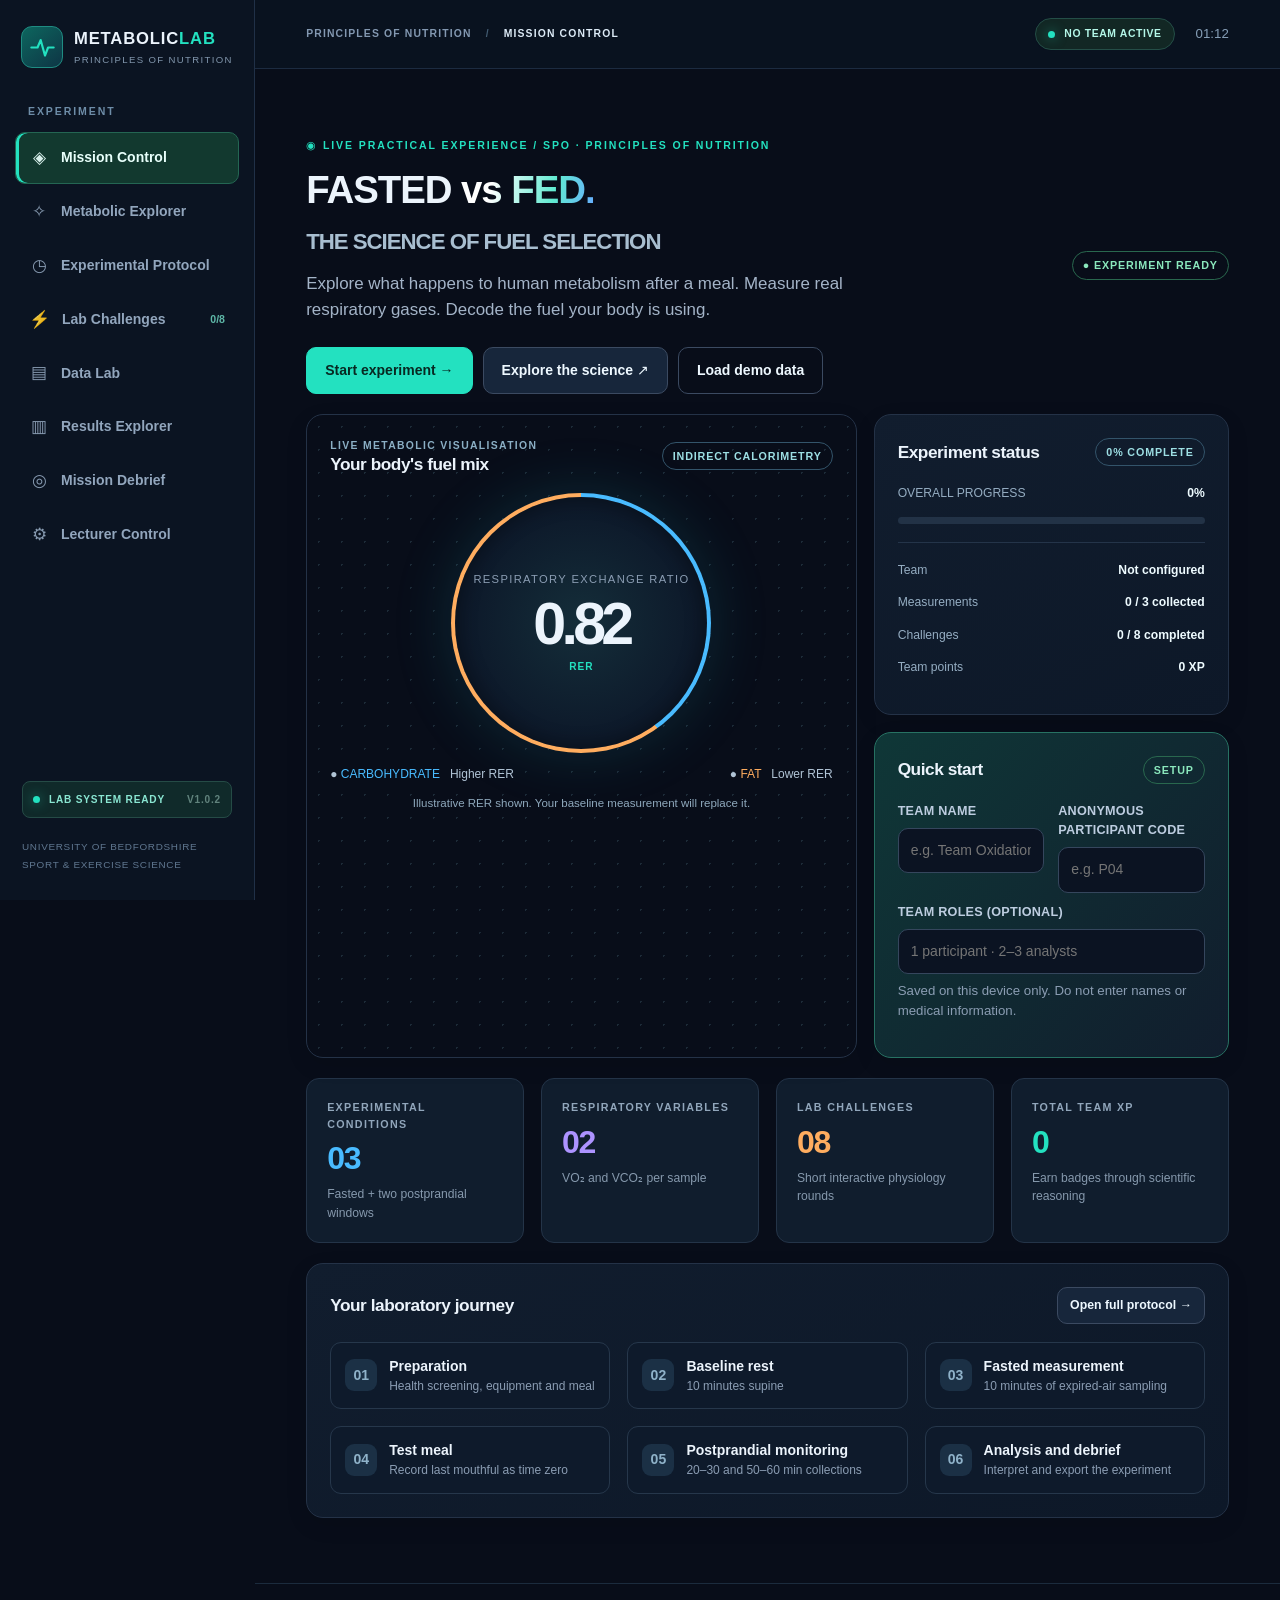
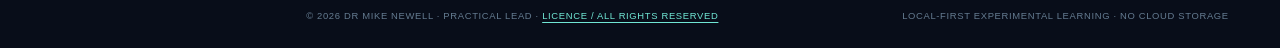
<file: index.html>
<!doctype html>
<html lang="en-GB">
<head>
<meta charset="utf-8"><meta name="viewport" content="width=device-width,initial-scale=1"><meta name="theme-color" content="#080e1b">
<meta name="description" content="The Metabolic Lab: interactive fasted and postprandial substrate oxidation practical for sport science students.">
<title>The Metabolic Lab | Fasted vs Fed</title>
<link rel="icon" href="favicon.svg" type="image/svg+xml"><link rel="manifest" href="manifest.webmanifest">
<link rel="stylesheet" href="styles.css"><script type="module" src="app.js"></script>
</head>
<body>
<div class="app-shell">
 <aside class="sidebar" id="sidebar" aria-label="Primary navigation">
  <div class="brand"><div class="brand-icon"><svg viewBox="0 0 50 50" aria-hidden="true"><path d="M7 25h10l5-12 7 25 5-13h9" fill="none" stroke="currentColor" stroke-width="3.5" stroke-linecap="round" stroke-linejoin="round"/></svg></div><div><span class="brand-name">METABOLIC<span class="brand-highlight">LAB</span></span><span class="brand-sub">PRINCIPLES OF NUTRITION</span></div></div>
  <div class="side-label">EXPERIMENT</div><nav id="navigation"></nav>
  <div class="side-bottom"><div class="side-live"><span class="live-dot"></span> LAB SYSTEM READY <span class="version">V1.0.2</span></div><div class="side-foot">UNIVERSITY OF BEDFORDSHIRE<br>SPORT &amp; EXERCISE SCIENCE</div></div>
 </aside>
 <main class="main"><header class="topbar"><button id="mobile-nav" aria-label="Toggle navigation" class="icon-button mobile-toggle">☰</button><div class="crumb"><span>PRINCIPLES OF NUTRITION</span><span class="crumb-sep">/</span><span id="current-section">MISSION CONTROL</span></div><div class="top-actions"><div class="session-chip"><span class="chip-orb"></span><span id="team-indicator">NO TEAM ACTIVE</span></div><span class="clock" id="clock-now">--:--</span></div></header><div id="page" class="page"></div><footer class="footer"><span>© 2026 DR MIKE NEWELL · PRACTICAL LEAD · <a href="licence.html" style="color:#70e6d4;text-decoration:underline;text-underline-offset:3px">LICENCE / ALL RIGHTS RESERVED</a></span><span>LOCAL-FIRST EXPERIMENTAL LEARNING · NO CLOUD STORAGE</span></footer></main>
</div>
<div id="toast" role="status" aria-live="polite"></div>
<div id="modal-root"></div>
</body></html>
</file>
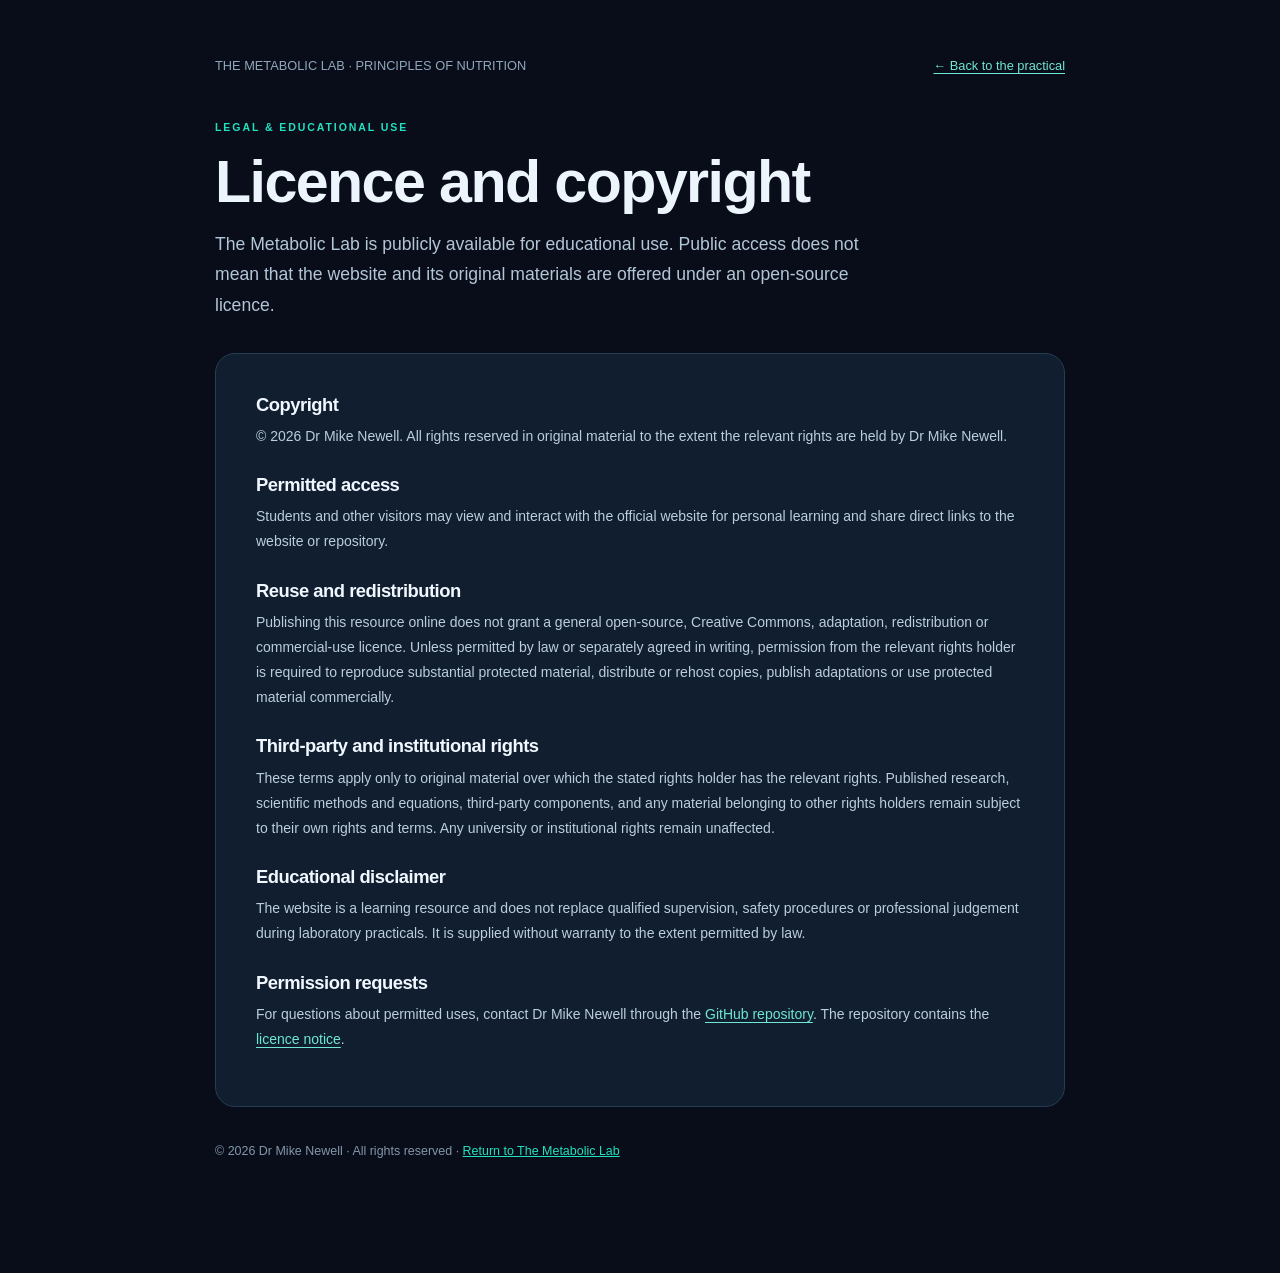
<file: licence.html>
<!doctype html>
<html lang="en-GB">
<head>
<meta charset="utf-8">
<meta name="viewport" content="width=device-width, initial-scale=1">
<meta name="theme-color" content="#080e1b">
<meta name="description" content="Copyright and licensing information for The Metabolic Lab, Principles of Nutrition.">
<title>Licence | The Metabolic Lab</title>
<link rel="icon" type="image/svg+xml" href="favicon.svg">
<link rel="stylesheet" href="styles.css">
<style>
.licence-wrap{width:min(850px,calc(100% - 40px));margin:0 auto;padding:56px 0 100px}
.licence-nav{display:flex;justify-content:space-between;align-items:center;gap:18px;margin-bottom:44px;color:#90a7bb;font-size:.8rem}
.licence-nav a,.licence-card a{color:#70e6d4;text-decoration:underline;text-underline-offset:3px}
.licence-title{font-size:clamp(2.1rem,6vw,3.7rem);line-height:1.1;margin:14px 0 14px}
.licence-deck{font-size:1.1rem;color:#b2c6d7;line-height:1.75;max-width:670px}
.licence-card{background:#101e2f;border:1px solid #263e54;border-radius:20px;padding:clamp(22px,4vw,40px);margin-top:32px;color:#bbcede;line-height:1.8}
.licence-card h2{color:#f0f7ff;margin:25px 0 8px;font-size:1.15rem}
.licence-card h2:first-child{margin-top:0}
.licence-card p{margin:0 0 14px}
.licence-foot{color:#8297aa;margin-top:35px;font-size:.78rem}
</style>
</head>
<body>
<main class="licence-wrap">
  <nav class="licence-nav" aria-label="Licence navigation"><span>THE METABOLIC LAB · PRINCIPLES OF NUTRITION</span><a href="./">← Back to the practical</a></nav>
  <span class="eyebrow">LEGAL &amp; EDUCATIONAL USE</span>
  <h1 class="licence-title">Licence and copyright</h1>
  <p class="licence-deck">The Metabolic Lab is publicly available for educational use. Public access does not mean that the website and its original materials are offered under an open-source licence.</p>
  <article class="licence-card">
    <h2>Copyright</h2>
    <p>© 2026 Dr Mike Newell. All rights reserved in original material to the extent the relevant rights are held by Dr Mike Newell.</p>
    <h2>Permitted access</h2>
    <p>Students and other visitors may view and interact with the official website for personal learning and share direct links to the website or repository.</p>
    <h2>Reuse and redistribution</h2>
    <p>Publishing this resource online does not grant a general open-source, Creative Commons, adaptation, redistribution or commercial-use licence. Unless permitted by law or separately agreed in writing, permission from the relevant rights holder is required to reproduce substantial protected material, distribute or rehost copies, publish adaptations or use protected material commercially.</p>
    <h2>Third-party and institutional rights</h2>
    <p>These terms apply only to original material over which the stated rights holder has the relevant rights. Published research, scientific methods and equations, third-party components, and any material belonging to other rights holders remain subject to their own rights and terms. Any university or institutional rights remain unaffected.</p>
    <h2>Educational disclaimer</h2>
    <p>The website is a learning resource and does not replace qualified supervision, safety procedures or professional judgement during laboratory practicals. It is supplied without warranty to the extent permitted by law.</p>
    <h2>Permission requests</h2>
    <p>For questions about permitted uses, contact Dr Mike Newell through the <a href="https://github.com/MikeLNewell/resting-metabolic-lab">GitHub repository</a>. The repository contains the <a href="https://github.com/MikeLNewell/resting-metabolic-lab/blob/main/LICENSE.md">licence notice</a>.</p>
  </article>
  <p class="licence-foot">© 2026 Dr Mike Newell · All rights reserved · <a href="./">Return to The Metabolic Lab</a></p>
</main>
</body>
</html>
</file>
<file: styles.css>
:root{color-scheme:dark;--bg:#080d19;--panel:#0e1726;--panel2:#101c2e;--border:#243247;--text:#ecf4fc;--muted:#8b9db3;--teal:#23e1c0;--cyan:#49bbff;--amber:#ffad5f;--violet:#ad93ff;--red:#ff7580;--green:#62dda4;--radius:17px;--shadow:0 14px 45px #0004;font-family:Inter,ui-sans-serif,-apple-system,BlinkMacSystemFont,'Segoe UI',sans-serif;font-synthesis:none}*{box-sizing:border-box}html{scroll-behavior:smooth}body{margin:0;background:var(--bg);color:var(--text);font-size:14px;line-height:1.52}button,input,textarea,select{font:inherit}button{cursor:pointer}button:disabled{opacity:.42;cursor:not-allowed}a{color:var(--teal)}p{margin:.5em 0 1em}h1,h2,h3,h4{line-height:1.2;letter-spacing:-.027em;margin:0 0 12px}h1{font-size:clamp(2rem,3vw,3.75rem);font-weight:800}h2{font-size:1.45rem}h3{font-size:1.08rem}small,.muted{color:var(--muted)}svg{max-width:100%}input,select,textarea{width:100%;background:#0b1322;border:1px solid #35465d;color:#f1f8ff;padding:11px 12px;border-radius:10px;outline:none;min-height:43px}input:focus,select:focus,textarea:focus{border-color:var(--teal);box-shadow:0 0 0 3px #23e1c01b}input[type=range]{padding:0;min-height:auto;accent-color:var(--teal)}input[type=checkbox],input[type=radio]{width:auto;min-height:auto;accent-color:var(--teal)}textarea{min-height:110px;resize:vertical}label{display:block;color:#bdcde0;font-size:.79rem;letter-spacing:.02em;font-weight:650;margin-bottom:7px}table{width:100%;border-collapse:collapse;font-size:.86rem}th{text-align:left;white-space:nowrap;color:#91abc4;font-size:.7rem;letter-spacing:.06em;font-weight:750;text-transform:uppercase;background:#101d30}td,th{padding:13px 14px;border-bottom:1px solid #263448}td{font-variant-numeric:tabular-nums}td:not(:first-child){color:#edf6ff}.app-shell{display:grid;grid-template-columns:255px minmax(0,1fr);min-height:100vh}.sidebar{background:#0b1422;border-right:1px solid #203047;min-height:100vh;position:sticky;top:0;height:100vh;display:flex;flex-direction:column;z-index:30;padding:26px 15px}.brand{display:flex;align-items:center;gap:11px;padding:0 6px 32px}.brand-icon{background:linear-gradient(140deg,#0d665e,#0e3545);border:1px solid #1f8c82;width:42px;height:42px;display:grid;place-items:center;border-radius:11px;color:var(--teal)}.brand-icon svg{width:31px}.brand-name{font-size:1.04rem;letter-spacing:.05em;font-weight:850;display:block;white-space:nowrap}.brand-highlight{color:var(--teal)}.brand-sub{display:block;font-size:.6rem;letter-spacing:.14em;color:#8196ac;margin-top:2px}.side-label,.eyebrow{color:#6e8da8;font-weight:750;letter-spacing:.18em;font-size:.66rem}.side-label{padding:3px 13px 11px}.nav-item{display:flex;gap:12px;align-items:center;width:100%;border:1px solid transparent;border-radius:10px;background:transparent;color:#92a6bd;padding:12px 13px;text-align:left;margin:2px 0;font-weight:620}.nav-item:hover,.nav-item:focus{color:white;background:#18283a}.nav-item.active{color:#e8fffb;background:#12392f;border-color:#246653;box-shadow:inset 3px 0 var(--teal)}.nav-icon{font-size:17px;opacity:.92;min-width:20px;text-align:center}.nav-item em{margin-left:auto;font-style:normal;color:#5eb8a8;font-size:.66rem}.side-bottom{margin-top:auto;padding:18px 7px 0}.side-live{display:flex;align-items:center;gap:9px;border:1px solid #254b46;border-radius:8px;background:#102a2a;color:#8ae6d2;padding:10px;font-size:.63rem;font-weight:750;letter-spacing:.08em}.live-dot,.chip-orb{display:inline-block;background:var(--teal);border-radius:50%;width:7px;height:7px;box-shadow:0 0 12px #23e1c08c}.version{margin-left:auto;color:#61837d}.side-foot{color:#607790;font-size:.62rem;letter-spacing:.07em;line-height:1.8;margin-top:20px}.main{min-width:0;display:flex;flex-direction:column}.topbar{height:69px;border-bottom:1px solid #1c2b40;background:#0b1321e6;backdrop-filter:blur(12px);display:flex;align-items:center;justify-content:space-between;padding:0 clamp(21px,4vw,55px);position:sticky;top:0;z-index:12}.crumb{font-size:.65rem;letter-spacing:.11em;font-weight:770;color:#8398b1;display:flex;gap:14px}.crumb span:last-child{color:#dceaf6}.crumb-sep{color:#425c72}.top-actions{display:flex;align-items:center;gap:21px}.session-chip{padding:7px 12px;border:1px solid #244e47;background:#122724;border-radius:40px;color:#b4f7e8;display:flex;align-items:center;gap:9px;font-size:.65rem;font-weight:700;letter-spacing:.06em}.clock{color:#869fb7;font-size:.83rem;font-variant-numeric:tabular-nums}.page{max-width:1480px;width:100%;margin:0 auto;padding:34px clamp(22px,4vw,55px) 65px;flex:1}.footer{padding:25px clamp(22px,4vw,55px);border-top:1px solid #1b2b3d;display:flex;justify-content:space-between;gap:16px;color:#647b90;font-size:.59rem;letter-spacing:.07em}.mobile-toggle{display:none}.eyebrow{display:block;margin-bottom:14px;color:var(--teal)}.hero{padding:34px 0 20px}.hero-top{display:flex;justify-content:space-between;align-items:center;gap:20px}.hero p{font-size:1.06rem;color:#a4b4c8;max-width:620px}.gradient-text{background:linear-gradient(100deg,#fff 23%,#60ead1 69%,#66acff);-webkit-background-clip:text;background-clip:text;color:transparent}.hero-actions,.actions,.button-line{display:flex;flex-wrap:wrap;align-items:center;gap:10px;margin-top:24px}.btn{border:1px solid #3b4a61;background:#17263b;border-radius:10px;padding:12px 18px;color:#eef8ff;font-weight:730;display:inline-flex;align-items:center;justify-content:center;gap:8px;transition:transform .18s,border-color .18s,background .18s;min-height:43px}.btn:hover{transform:translateY(-1px);border-color:#66c5c0;background:#1a3443}.btn-primary{background:var(--teal);color:#082922;border-color:var(--teal)}.btn-primary:hover{background:#65f9dd;color:#06221e}.btn-amber{background:#543819;border-color:#9d6937;color:#ffd2a2}.btn-ghost{background:transparent}.btn-small{padding:8px 12px;min-height:34px;font-size:.77rem}.btn-danger{border-color:#713342;color:#ffafb4;background:#311a29}.icon-button{border:1px solid var(--border);border-radius:9px;background:#142237;color:#d8efff;padding:8px 10px}.grid{display:grid;gap:17px}.grid-2{grid-template-columns:repeat(2,minmax(0,1fr))}.grid-3{grid-template-columns:repeat(3,minmax(0,1fr))}.grid-4{grid-template-columns:repeat(4,minmax(0,1fr))}.grid-main{grid-template-columns:minmax(0,1.55fr) minmax(280px,1fr)}.card{border:1px solid var(--border);background:linear-gradient(155deg,#111d2e,#0d1828);border-radius:var(--radius);padding:23px;min-width:0;box-shadow:0 7px 22px #00000019}.card.slim{padding:17px}.card .card-head{display:flex;align-items:center;justify-content:space-between;gap:14px;margin-bottom:18px}.card-head h3{margin:0}.card .subtle{color:var(--muted);font-size:.83rem}.card .section-label{color:#8bafc5;font-size:.65rem;letter-spacing:.13em;font-weight:780}.card.highlight{border-color:#277263;background:linear-gradient(130deg,#0f3737,#111d2d)}.card.heat{border-color:#674932;background:linear-gradient(130deg,#2e251e,#111d2d)}.main-visual{position:relative;background:radial-gradient(ellipse at 55% 45%,#103e4f 0,#0d1c2c 49%,#0d1727 78%);min-height:350px;overflow:hidden}.visual-ring{width:260px;height:260px;margin:12px auto;border-radius:50%;background:conic-gradient(var(--cyan) 0 42%,var(--amber) 42% 100%);padding:4px;box-shadow:0 0 60px #1d9bac33;transition:background .5s}.visual-ring-inner{height:100%;border-radius:50%;background:radial-gradient(circle,#142d39 2%,#0d192a 65%);display:flex;flex-direction:column;align-items:center;justify-content:center;text-align:center;box-shadow:inset 0 0 20px #0007}.visual-ring-inner .num{font-size:3.7rem;font-weight:850;letter-spacing:-.08em;line-height:1.2}.visual-ring-inner small{font-size:.7rem;letter-spacing:.12em}.fuel-key{display:flex;justify-content:space-between;gap:12px;align-items:center;margin-top:9px}.fuel-key span{font-size:.75rem;color:#b0c3d5}.fuel-cyan{color:var(--cyan)!important}.fuel-amber{color:var(--amber)!important}.stat{background:#101d2d;border:1px solid #243448;border-radius:13px;padding:20px}.stat .value{font-size:2rem;font-weight:830;line-height:1.1;letter-spacing:-.04em;margin:9px 0}.stat .cap{font-size:.67rem;letter-spacing:.12em;color:#91a6bb;font-weight:750}.stat .detail{font-size:.76rem;color:#8699ad}.metric-line{display:flex;align-items:center;gap:10px;margin-bottom:14px;color:#95adc2;font-size:.76rem}.metric-line strong{margin-left:auto;color:#eefbff}.progress-track{height:7px;border-radius:20px;background:#223246;overflow:hidden}.progress-fill{height:100%;background:linear-gradient(90deg,var(--cyan),var(--teal));border-radius:20px;transition:width .5s}.step-list{display:grid;gap:9px}.step{display:flex;gap:12px;align-items:center;padding:13px 14px;border:1px solid #26374b;border-radius:11px;background:#0e1a2b}.step .step-n{height:32px;width:32px;display:grid;place-items:center;border-radius:9px;background:#1b3045;color:#8fb2c9;font-weight:800}.step.done{border-color:#1d6554;background:#0e2929}.step.done .step-n{background:#186c59;color:#fff}.step.active{border-color:#348c88}.step-main{flex:1;min-width:0}.step-main strong{display:block}.step-main small{display:block;font-size:.75rem}.section-intro{margin-bottom:27px}.section-intro h1{font-size:clamp(2rem,3vw,3rem)}.section-intro p{color:#9aafc5;max-width:750px}.pill{font-size:.67rem;border:1px solid #33546a;padding:5px 10px;border-radius:50px;color:#9ddfe4;letter-spacing:.08em;font-weight:760}.pill.amber{color:#ffbc84;border-color:#64503c}.pill.violet{color:#c0b4ff;border-color:#524d79}.pill.green{color:#8be8bd;border-color:#29684e}.divider{height:1px;background:#243449;margin:18px 0}.form-grid{display:grid;grid-template-columns:repeat(2,minmax(0,1fr));gap:14px}.field{min-width:0}.field small{display:block;margin-top:5px;color:#7290a7}.big-number{font-size:3.6rem;font-weight:850;line-height:1.1;letter-spacing:-.06em;font-variant-numeric:tabular-nums}.timer{font-size:clamp(3.7rem,8vw,7.4rem);letter-spacing:-.07em;font-weight:780;font-variant-numeric:tabular-nums;line-height:1.2}.timer-sub{font-size:.8rem;letter-spacing:.13em;color:#93b2c6;font-weight:700}.timeline{display:flex;gap:5px;height:18px;background:#1b2a3e;border-radius:7px;overflow:hidden;margin:20px 0 10px}.timeline > div{background:#224655}.timeline .hot{background:linear-gradient(90deg,#358bb8,#42e9cf)}.timeline .later{background:linear-gradient(90deg,#906b40,#ffb76b)}.timeline-labels{display:flex;justify-content:space-between;font-size:.67rem;color:#8da7bd}.check-row{display:flex;gap:11px;align-items:flex-start;cursor:pointer;padding:10px 4px;border-bottom:1px solid #263144}.check-row input{margin-top:4px}.check-row span{flex:1}.tabs{display:flex;gap:8px;flex-wrap:wrap;margin:0 0 20px}.tab{border:1px solid #33475e;background:#142239;color:#96acc4;padding:8px 13px;border-radius:9px;font-size:.8rem;font-weight:700}.tab.active{border-color:var(--teal);background:#124239;color:#ddfff7}.note{border-left:3px solid #35a8cd;background:#10263a;padding:13px 17px;border-radius:0 10px 10px 0;margin:14px 0;color:#aecddd;font-size:.81rem}.note.warning{border-color:var(--amber);background:#30251e;color:#e6c6a6}.note.success{border-color:var(--teal);background:#12332f;color:#a6e6da}.note.error{border-color:var(--red);background:#361e27;color:#f5b5bd}.equation{padding:17px 20px;border:1px solid #304256;background:#071321;border-radius:12px;font-size:1.05rem;font-weight:650;letter-spacing:.01em;font-variant-numeric:tabular-nums;color:#b4f6eb;margin:10px 0;overflow-x:auto}.formula-glow{color:var(--teal)}.chart-box{position:relative;min-height:220px}.chart-box svg{display:block;width:100%;height:auto}.table-wrap{overflow:auto;border:1px solid #2a394f;border-radius:11px}.quiz-option{width:100%;display:flex;align-items:center;gap:12px;text-align:left;background:#111d2f;border:1px solid #2a3e53;border-radius:9px;padding:13px 15px;margin:9px 0;color:#d8e8f8}.quiz-option:hover{border-color:#5cb6b2}.quiz-option.correct{background:#154236;border-color:#3acb9e}.quiz-option.wrong{background:#452533;border-color:#d77080}.quiz-option:disabled{opacity:1}.quiz-marker{display:grid;place-items:center;min-width:29px;height:29px;border-radius:7px;border:1px solid #45617c;color:#a7c3d8;font-size:.75rem}.tag{font-size:.63rem;letter-spacing:.1em;font-weight:760;color:var(--teal)}.challenge-card{position:relative;overflow:hidden}.challenge-card::before{position:absolute;content:'';inset:0 0 auto;height:2px;background:linear-gradient(90deg,var(--cyan),var(--teal));opacity:.8}.challenge-index{font-size:.67rem;letter-spacing:.12em;color:#819fb7}.challenge-card h3{margin:12px 0 9px}.score{font-size:2.5rem;font-weight:800;color:var(--teal);letter-spacing:-.05em}.badge-list{display:flex;flex-wrap:wrap;gap:8px}.achievement{padding:10px 12px;background:#13362e;border:1px solid #246e57;border-radius:9px;font-size:.75rem;color:#b7f6dd}.data-input{max-width:110px}.data-input::-webkit-outer-spin-button,.data-input::-webkit-inner-spin-button{-webkit-appearance:none;margin:0}.data-result{color:#99e7d9!important;font-weight:700}.result-caption{font-size:.72rem;color:#8fa9bd;margin-top:12px}.muted-score{color:#819db5}.session-info{font-size:.76rem;color:#8ea8bc}.report{background:white;color:#172538;padding:35px;max-width:870px;margin:auto}.report h1,.report h2,.report h3{color:#17364c}.report table th{background:#eef3f7;color:#244257}.report table td,.report table th{border-color:#bdcbd6;color:#203140}.report .muted{color:#52697c}.report p{line-height:1.6}.preview-graph{height:180px;display:flex;align-items:center;justify-content:center;color:#637d95;border:1px dashed #405269;border-radius:9px}.dotted-hero{background-image:radial-gradient(#567c8c42 1px,transparent 1px);background-size:23px 23px}.center{text-align:center}.right{text-align:right}.mt-1{margin-top:10px}.mt-2{margin-top:20px}.mt-3{margin-top:30px}.mb-2{margin-bottom:20px}.w-100{width:100%}.align-middle{align-items:center}.hidden{display:none!important}#toast{position:fixed;right:22px;bottom:20px;z-index:100;background:#164b41;color:#effff8;border:1px solid #27af89;border-radius:12px;padding:14px 18px;box-shadow:var(--shadow);opacity:0;transform:translateY(20px);pointer-events:none;transition:.25s;max-width:min(470px,90vw)}#toast.visible{opacity:1;transform:translateY(0)}.modal-overlay{position:fixed;inset:0;background:#000b;display:flex;align-items:center;justify-content:center;padding:20px;z-index:80}.modal{width:min(670px,100%);max-height:90vh;overflow:auto;background:#101c2c;border:1px solid #406178;border-radius:18px;padding:27px;box-shadow:0 20px 90px #000b}.modal.large{width:min(850px,100%)}.dot-row{display:flex;justify-content:center;gap:7px;margin:8px}.dot-row span{width:7px;height:7px;background:var(--teal);border-radius:50%;opacity:.6;animation:bounce 2s infinite}.dot-row span:nth-child(2){animation-delay:.3s}.dot-row span:nth-child(3){animation-delay:.6s}@keyframes bounce{50%{transform:translateY(-9px);opacity:1}}.mobile-toggle{display:none}.mock-toggle{cursor:pointer}.screenmode .sidebar,.screenmode .footer{display:none}.screenmode .app-shell{grid-template-columns:1fr}.screenmode .page{max-width:100%}.screenmode .topbar{height:57px}.screenmode .big-number{font-size:5rem}@media(max-width:1100px){.grid-main{grid-template-columns:1fr}.grid-4{grid-template-columns:repeat(2,minmax(0,1fr))}.sidebar{width:225px}.app-shell{grid-template-columns:225px minmax(0,1fr)}}@media(max-width:780px){.app-shell{grid-template-columns:1fr}.sidebar{position:fixed;left:0;top:0;width:260px;transform:translateX(-110%);transition:transform .25s;box-shadow:18px 0 55px #0008}.sidebar.open{transform:translateX(0)}.mobile-toggle{display:inline-block}.topbar{padding:0 15px}.crumb{font-size:.57rem;gap:7px}.clock{display:none}.page{padding:24px 16px 50px}.footer{padding:22px 16px;flex-direction:column}.grid-2,.grid-3,.grid-4,.form-grid{grid-template-columns:1fr}.hero-top{display:block}.session-chip{padding:6px 8px;font-size:.55rem}.visual-ring{width:230px;height:230px}.main-visual{min-height:300px}.card{padding:18px}.top-actions{gap:8px}.timer{font-size:4.1rem}}@media print{body{background:white;color:#1b2937}.sidebar,.topbar,.footer,.no-print,.btn,#toast{display:none!important}.app-shell{display:block}.page{padding:0;max-width:none}.card{background:white;color:#172538;border:1px solid #ccd8e3;box-shadow:none;break-inside:avoid}.card *{color:inherit}h1,h2,h3{color:#172538}.print-only{display:block!important}.table-wrap{overflow:visible}table td,table th{color:#152536!important;border-color:#c4cbd3}table th{background:#e8eff5}.section-intro p{color:#344a61}.report{padding:0}.screenmode .sidebar{display:none}}@media(prefers-reduced-motion:reduce){*,*::before,*::after{animation-duration:.001ms!important;transition-duration:.001ms!important;scroll-behavior:auto!important}}

.report svg text{fill:#34485c!important}.report svg line{stroke:#9eb1c0!important}.report .chart-box{page-break-inside:avoid}.report svg{max-height:240px}
</file>
